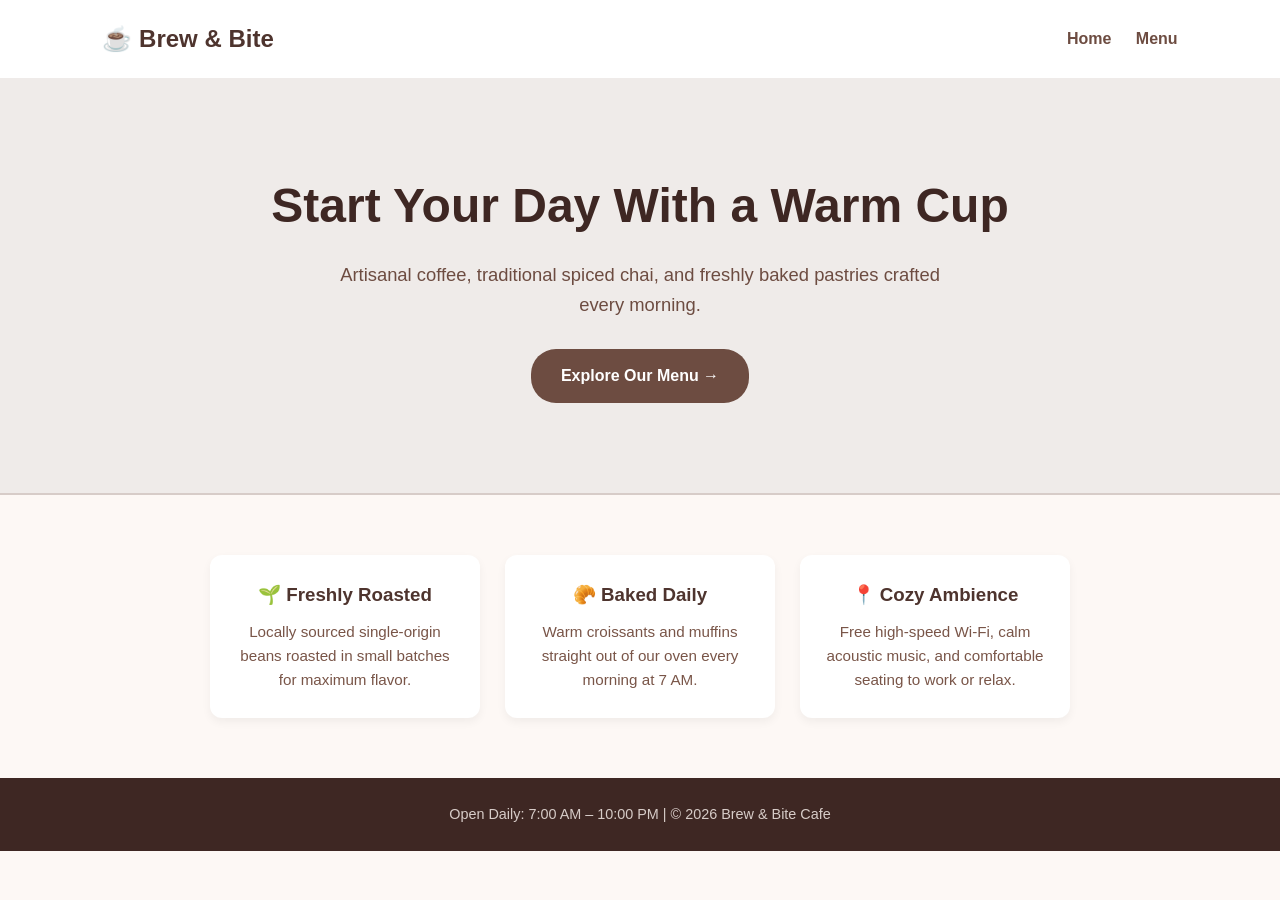
<file: home.html>
<!DOCTYPE html>
<html lang="en">
<head>
  <meta charset="UTF-8">
  <meta name="viewport" content="width=device-width, initial-scale=1.0">
  <title>Brew & Bite Cafe | Home</title>
  <style>
    /* Matching Cafe Theme */
    * { box-sizing: border-box; margin: 0; padding: 0; font-family: 'Segoe UI', sans-serif; }
    body { background-color: #fdf8f5; color: #3e2723; line-height: 1.6; }

    /* Navigation Bar */
    nav {
      display: flex; justify-content: space-between; align-items: center;
      padding: 20px 8%; background: #fff; box-shadow: 0 2px 8px rgba(0,0,0,0.05);
    }
    .logo { font-size: 1.5rem; font-weight: bold; color: #4e342e; text-decoration: none; }
    .nav-links a {
      margin-left: 20px; text-decoration: none; color: #6d4c41; font-weight: 600;
    }
    .nav-links a:hover { color: #3e2723; }

    /* Hero Section */
    .hero {
      text-align: center; padding: 90px 20px; background: #efebe9;
      border-bottom: 2px solid #d7ccc8;
    }
    .hero h1 { font-size: 3rem; color: #3e2723; margin-bottom: 15px; }
    .hero p { font-size: 1.15rem; color: #6d4c41; max-width: 600px; margin: 0 auto 30px; }
    .cta-btn {
      display: inline-block; background: #6d4c41; color: #fff; padding: 14px 30px;
      border-radius: 25px; text-decoration: none; font-weight: bold; font-size: 1rem;
      transition: 0.3s;
    }
    .cta-btn:hover { background: #3e2723; }

    /* Highlights Section */
    .highlights {
      max-width: 900px; margin: 60px auto; padding: 0 20px;
      display: grid; grid-template-columns: repeat(auto-fit, minmax(250px, 1fr)); gap: 25px;
    }
    .card {
      background: #fff; padding: 25px; border-radius: 12px; text-align: center;
      box-shadow: 0 4px 10px rgba(0,0,0,0.05);
    }
    .card h3 { margin-bottom: 10px; color: #4e342e; }
    .card p { font-size: 0.95rem; color: #795548; }

    /* Footer */
    footer {
      text-align: center; padding: 25px; background: #3e2723; color: #d7ccc8;
      margin-top: 60px; font-size: 0.9rem;
    }
  </style>
</head>
<body>

  <!-- Top Navigation -->
  <nav>
    <a href="home.html" class="logo">☕ Brew & Bite</a>
    <div class="nav-links">
      <a href="home.html">Home</a>
      <a href="index.html">Menu</a>
    </div>
  </nav>

  <!-- Hero Banner -->
  <section class="hero">
    <h1>Start Your Day With a Warm Cup</h1>
    <p>Artisanal coffee, traditional spiced chai, and freshly baked pastries crafted every morning.</p>
    <a href="index.html" class="cta-btn">Explore Our Menu →</a>
  </section>

  <!-- Cafe Highlights -->
  <section class="highlights">
    <div class="card">
      <h3>🌱 Freshly Roasted</h3>
      <p>Locally sourced single-origin beans roasted in small batches for maximum flavor.</p>
    </div>
    <div class="card">
      <h3>🥐 Baked Daily</h3>
      <p>Warm croissants and muffins straight out of our oven every morning at 7 AM.</p>
    </div>
    <div class="card">
      <h3>📍 Cozy Ambience</h3>
      <p>Free high-speed Wi-Fi, calm acoustic music, and comfortable seating to work or relax.</p>
    </div>
  </section>

  <!-- Footer -->
  <footer>
    <p>Open Daily: 7:00 AM – 10:00 PM | © 2026 Brew & Bite Cafe</p>
  </footer>

</body>
</html>
</file>
